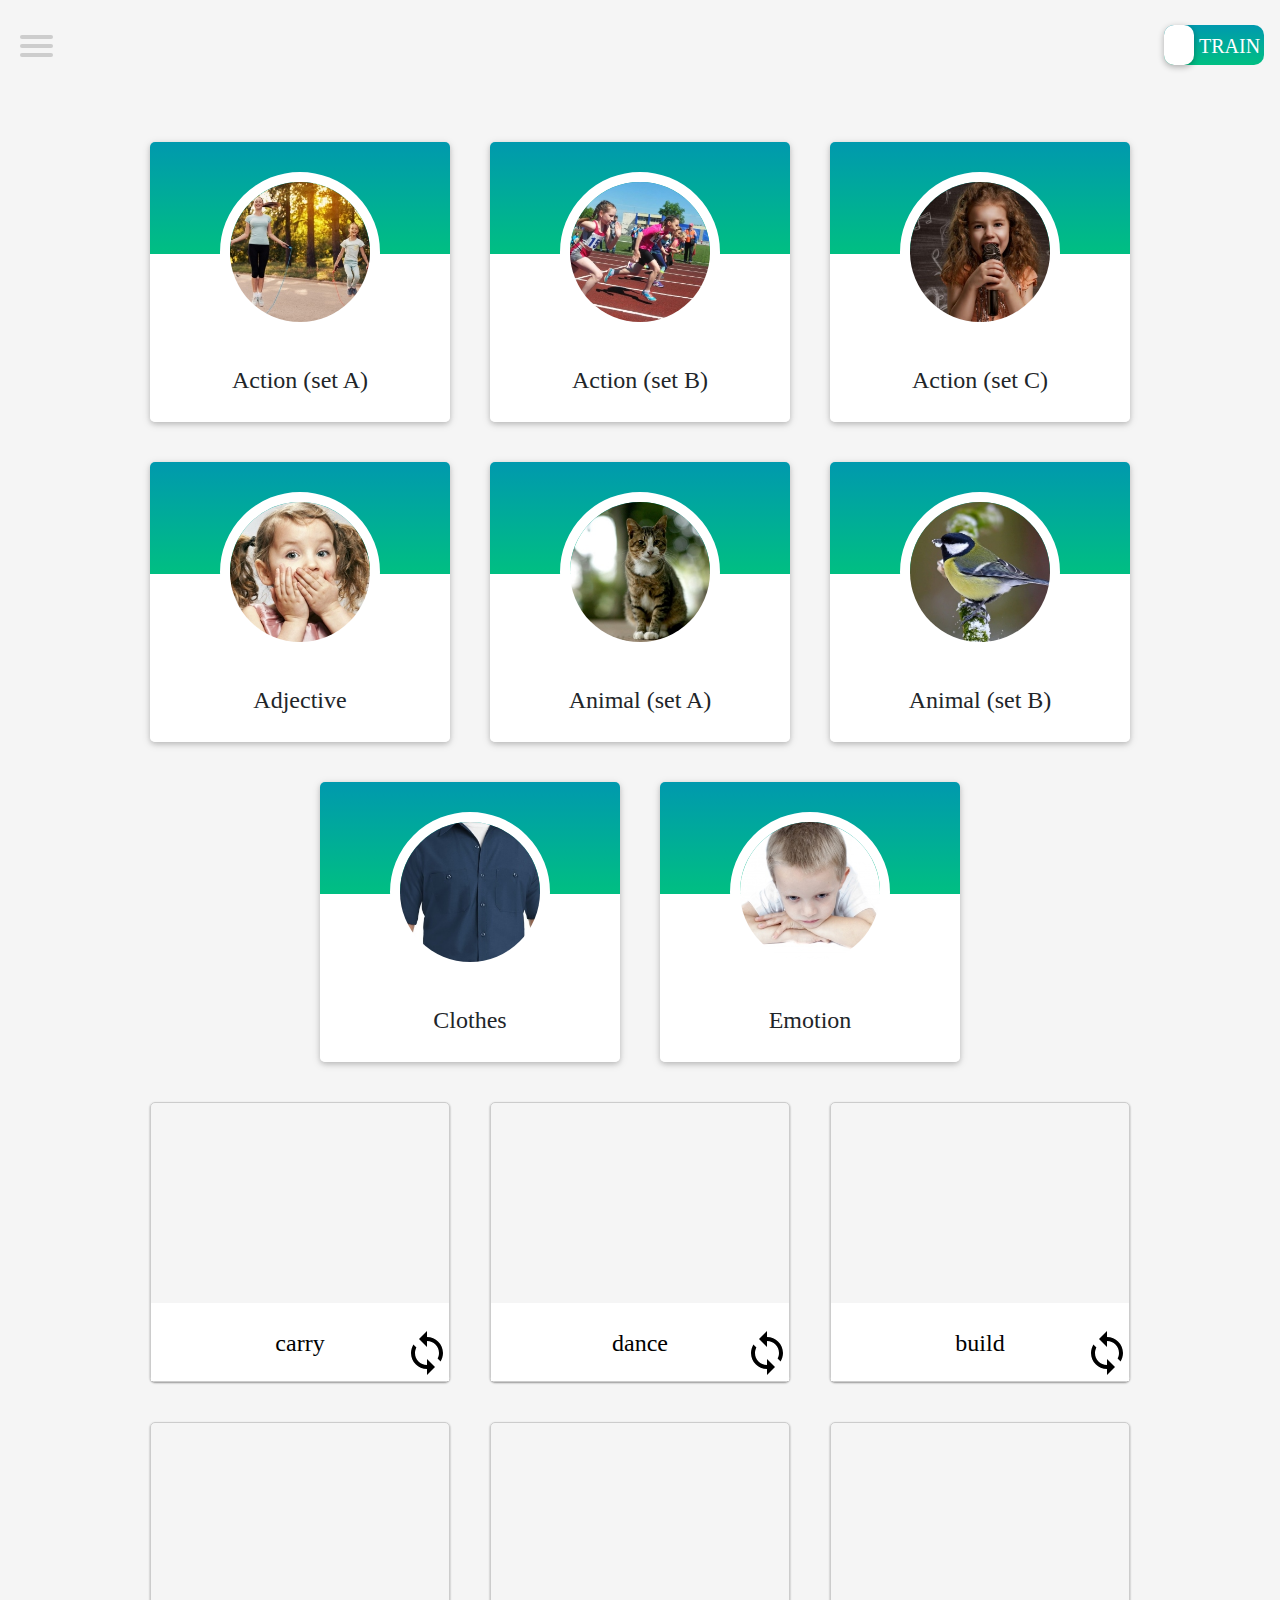
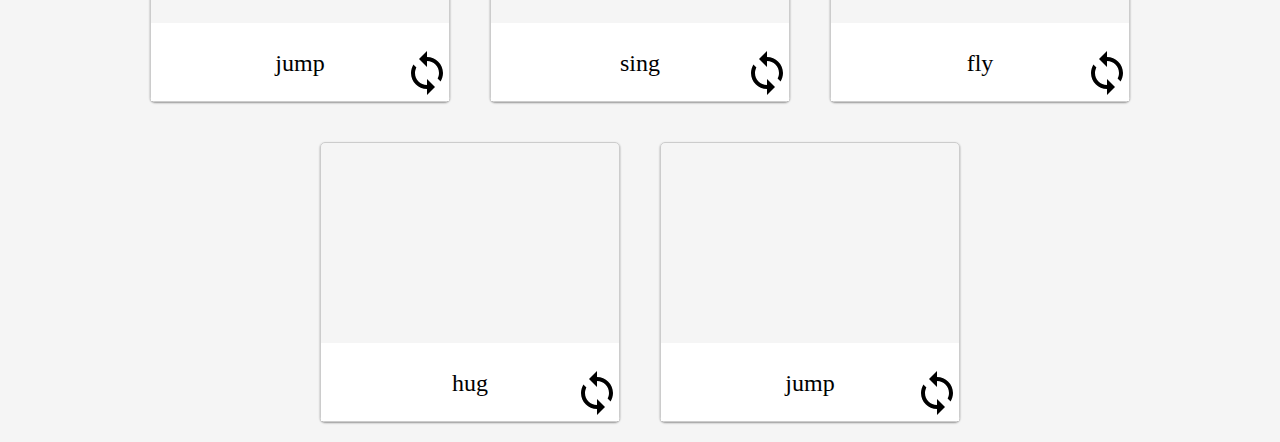
<file: mainPage.html>
<!DOCTYPE html>
<html lang="en">
<head>
    <meta charset="UTF-8">
    <meta name="viewport" content="width=device-width, initial-scale=1.0">
    <link rel="stylesheet" type="text/css" href="style.css">
    <title>English for kids</title>    
</head>
<body>
    <section id="main_menu" class="main_menu">
        <nav role="navigation">
            <div id="menuToggle">
                <input type="checkbox" />
                <span></span>
                <span></span>
                <span></span>
                <ul id="menu">
                    <a href="mainPage.html">
                        <li>Main page</li>
                    </a>
                    <a href="#action1">
                        <li>Action (set A)</li>
                    </a>
                    <a href="#action2">
                        <li>Action (set B)</li>
                    </a>
                    <a href="#action3">
                        <li>Action (set C)</li>
                    </a>
                    <a href="#adjective">
                        <li>Adjective</li>
                    </a>
                    <a href="#animal1">
                        <li>Animal (set A)</li>
                    </a>
                    <a href="#animal2">
                        <li>Animal (set B)</li>
                    </a>
                    <a href="#clothes">
                        <li>Clothes</li>
                    </a>
                    <a href="#emotions">
                        <li>Emotions</li>
                    </a>
                </ul>
            </div>
        </nav>
        <label class="switch colored" id="switch">
            <input type="checkbox" >
            <div>
                <p>TRAIN</p>
                <p>PLAY</p>
            </div>
        </label>
    </section>
    <section id="main_pages" class="pages_container main_pages">
        <a class="cards train-state"><img src="img\skip.jpg" alt="">Action (set A)</a>
        <a class="cards train-state"><img src="img\run.jpg" alt="">Action (set B)</a>
        <a class="cards train-state"><img src="img\sing.jpg" alt="">Action (set C)</a>
        <a class="cards train-state"><img src="img\surprised.jpg" alt="">Adjective</a>
        <a class="cards train-state"><img src="img\cat.jpg" alt="">Animal (set A)</a>
        <a class="cards train-state"><img src="img\bird.jpg" alt="">Animal (set B)</a>
        <a class="cards train-state"><img src="img\shirt.jpg" alt="">Clothes</a>
        <a class="cards train-state"><img src="img\sad.jpg" alt="">Emotion</a>
    </section>
    <section id="secondary_pages" class="pages_container secondary_pages ">
        <div class="card_wrapper">
            <div class="card">
                <div class="frontPage" num="first">
                    <div class="card_face card_face-front">carry</div>
                </div>
                <div class="backPage">
                    <div class="card_face card_face-back">нести</div>
                </div>
                <div class="turn" style="background-image: url('img/reload.svg')"></div>
            </div>
        </div>
        <div class="card_wrapper">
            <div class="card">
                <div class="frontPage" num="second">
                    <div class="card_face card_face-front">dance</div>
                </div>
                <div class="backPage">
                    <div class="card_face card_face-back">танцевать</div>
                </div>
                <div class="turn" style="background-image: url('img/reload.svg')"></div>
            </div>
        </div>
        <div class="card_wrapper">
            <div class="card">
                <div class="frontPage" num="third">
                    <div class="card_face card_face-front">build</div>
                </div>
                <div class="backPage">
                    <div class="card_face card_face-back">строить</div>
                </div>
                <div class="turn" style="background-image: url('img/reload.svg')"></div>
            </div>
        </div>
        <div class="card_wrapper">
            <div class="card">
                <div class="frontPage" num="fourth">
                    <div class="card_face card_face-front">jump</div>
                </div>
                <div class="backPage">
                    <div class="card_face card_face-back">прыгать</div>
                </div>
                <div class="turn" style="background-image: url('img/reload.svg')"></div>
            </div>
        </div>
        <div class="card_wrapper">
            <div class="card">
                <div class="frontPage" num="fifes">
                    <div class="card_face card_face-front">sing</div>
                </div>
                <div class="backPage">
                    <div class="card_face card_face-back">петь</div>
                </div>
                <div class="turn" style="background-image: url('img/reload.svg')"></div>
            </div>
        </div>
        <div class="card_wrapper">
            <div class="card">
                <div class="frontPage" num="six">
                    <div class="card_face card_face-front">fly</div>
                </div>
                <div class="backPage">
                    <div class="card_face card_face-back">летать</div>
                </div>
                <div class="turn" style="background-image: url('img/reload.svg')"></div>
            </div>
        </div>
        <div class="card_wrapper">
            <div class="card">
                <div class="frontPage" num="sevens">
                    <div class="card_face card_face-front">hug</div>
                </div>
                <div class="backPage">
                    <div class="card_face card_face-back">обнимать</div>
                </div>
                <div class="turn" style="background-image: url('img/reload.svg')"></div>
            </div>
        </div>
        <div class="card_wrapper">
            <div class="card">
                <div class="frontPage" num="eighth">
                    <div class="card_face card_face-front">jump</div>
                </div>
                <div class="backPage">
                    <div class="card_face card_face-back">прыгать</div>
                </div>
                <div class="turn" style="background-image: url('img/reload.svg')"></div>
            </div>
        </div>
        <audio class="sound" autoplay></audio>
        <audio class="soundEffect" autoplay></audio>
    </section>
    <script src="script.js"></script>
</body>
</html>
</file>
<file: style.css>
body {
    background: whitesmoke;
    margin: 0;
  }
  .main_pages{
    margin-top: 100px;
    transition: opacity .7s;
    display: flex;
    justify-content: center;
    align-items: center;
    width: 100%;
    flex-wrap: wrap;
  }
  .main_pages a {
    width: 300px;
    height: 280px;
    border-radius: 5px;
    box-shadow: 0 2px 5px 0 rgba(0,0,0,.16), 0 2px 10px 0 rgba(0,0,0,.12);
    color: #212529;
    display: flex;
    flex-direction: column;
    font-size: 24px;
    line-height: 36px;
    font-weight: 400;
    text-align: center;
    text-decoration: none;
    margin: 20px;
    transition: all .3s;
}

.main_pages a:hover {
  box-shadow: 0 2px 5px 0 rgba(0,0,0,.16), 0 2px 10px 0 rgba(0,0,0,.9);
}

  .main_pages img {
    width: 140px;
    height: 140px;
    border-radius: 50%;
    border: 10px solid #fff;
    object-fit: cover;
    margin: 30px auto;
  }
  .main_pages__wrapper{
    display: flex;
    align-items: center;
    justify-content: center;
    flex-wrap: wrap;
    margin-top: 100px;
  }
  .cards {
    background: linear-gradient(180deg,#fd6a63,#feb46b 40%,#fff 0,#fff);
  }
  
  .train-state{
    background: linear-gradient(180deg,#0099ae,#00bf82 40%,#fff 0,#fff);
  }

  .hidden{
    display: none;
  }

.backPage, .frontPage {
  display: flex;
  position: absolute;
  width: 100%;
  top: 0;
  bottom: 0;
  background-size: contain;
  background-repeat: no-repeat;
  transition: .3s;
}

.backPage, .frontPage, .turn {
  backface-visibility: hidden;
}

.backPage {
  transform: rotateY(180deg);
}

.card_face {
  margin-top: 200px;
  font-size: 24px;
  line-height: 80px;
  text-align: center;
  width: 100%;
  background: #fff;
}

.turn {
  position: absolute;
  width: 33px;
  height: 45px;
  background-size: 32px;
  background-repeat: no-repeat;
  bottom: 5px;
  right: 5px;
  transition: .3s;
}

.card {
  position: relative;
  transform-style: preserve-3d;
  display: flex;
  box-sizing: border-box;
  justify-content: flex-end;
  width: 300px;
  height: 280px;
  border: 1px solid #ccc;
  border-radius: 5px;
  margin: 20px;
  box-shadow: 0 1px 3px 0 #ccc;
  box-shadow: 0 1px 2px 0 rgba(0,0,0,.4);
  transition: box-shadow .25s linear,transform .7s;
}

.card:hover {
  box-shadow: 0 2px 5px 0 rgba(0,0,0,.16), 0 2px 10px 0 rgba(0,0,0,.9);
} 

.card:hover .rotate {
  transform: scale(1.15);
} 

.pages_container {
  display: flex;
  flex-wrap: wrap;
  justify-content: center;
}
















.switch {
    display: inline-block;
    font-size: 20px;
    height: 2em;
    width: 5em;
    background: linear-gradient(180deg,#fd6a63,#feb46b 100%,#fff 0,#fff);
    border-radius: 0.5em;
    position: absolute;
    right: 16px;
    top: 25px;
  }
  .colored{
    background: linear-gradient(180deg,#0099ae,#00bf82 100%,#fff 0,#fff);
  }

  
  .switch input {
    position: absolute;
    opacity: 0;
    width: 100px;
    height: 40px;
    z-index: 5;
    cursor: pointer;
  }

  .switch div {
    height: 2em;
    width: 1.5em;
    border-radius: 0.5em;
    background: #FFF;
    box-shadow: 0 0.1em 0.3em rgba(0, 0, 0, 0.3);
    -webkit-transition: all 300ms;
    -moz-transition: all 300ms;
    transition: all 300ms;
  }

  .switch div p{
    position: relative;
    top: 10px;
    left: 35px;
    opacity: 1;
    margin: 0;
    color: white; 
    transition: opacity .3s ;
  }

  .switch div p:last-child{
    position: relative;
    top: -13px;
    left: -55px;
    opacity: 0;
    margin: 0;
  }

  .switch input:checked + div p{
    opacity: 0;
  }

  .switch input:checked + div p:last-child{
    opacity: 1;
  }

  .switch input:checked + div {
    -webkit-transform: translate3d(240%, 0, 0);
    -moz-transform: translate3d(240%, 0, 0);
    transform: translate3d(240%, 0, 0);
  }


  .switch input:checked + .switch {
    background: linear-gradient(180deg,#fd6a63,#feb46b 100%,#fff 0,#fff);
  }

  
  #menuToggle {
    display: block;
    position: relative;
    top: 35px;
    left: 20px;
    z-index: 1;
    -webkit-user-select: none;
    user-select: none;
  }
  
  #menuToggle a {
    text-decoration: none;
    color: #232323;
    transition: color 0.3s ease;
  }
  
  #menuToggle a:hover {
    color: tomato;
  }
  
  #menuToggle input {
    display: block;
    width: 40px;
    height: 32px;
    position: absolute;
    top: -7px;
    left: -5px;
    cursor: pointer;
    opacity: 0;
    z-index: 2;
    -webkit-touch-callout: none;
  }

  #menuToggle span {
    display: block;
    width: 33px;
    height: 4px;
    margin-bottom: 5px;
    position: relative;
    background: #cdcdcd;
    border-radius: 3px;
    z-index: 1;
    transform-origin: 4px 0px;
    transition: transform 0.5s cubic-bezier(0.77, 0.2, 0.05, 1), background 0.5s cubic-bezier(0.77, 0.2, 0.05, 1), opacity 0.55s ease;
  }
  
  #menuToggle span:first-child {
    transform-origin: 0% 0%;
  }
  
  #menuToggle span:nth-last-child(2) {
    transform-origin: 0% 100%;
  }
  
  #menuToggle input:checked ~ span {
    opacity: 1;
    transform: rotate(45deg) translate(-2px, -1px);
    background: #232323;
  }
  
  /*
   * But let's hide the middle one.
   */
  #menuToggle input:checked ~ span:nth-last-child(3) {
    opacity: 0;
    transform: rotate(0deg) scale(0.2, 0.2);
  }
  
  #menuToggle input:checked ~ span:nth-last-child(2) {
    transform: rotate(-45deg) translate(0, -1px);
  }
  
  #menu {
    position: absolute;
    width: 300px;
    height: 850px;
    margin: -110px 0 0 -28px;
    padding: 50px;
    padding-top: 125px;
    background: #ededed;
    list-style-type: none;
    -webkit-font-smoothing: antialiased;
    transform-origin: 0% 0%;
    transform: translate(-100%, 0);
    transition: transform 0.5s cubic-bezier(0.77, 0.2, 0.05, 1);
  }
  
  #menu li {
    padding: 10px 0;
    font-size: 22px;
  }
  
  #menuToggle input:checked ~ ul {
    transform: none;
  }
</file>
